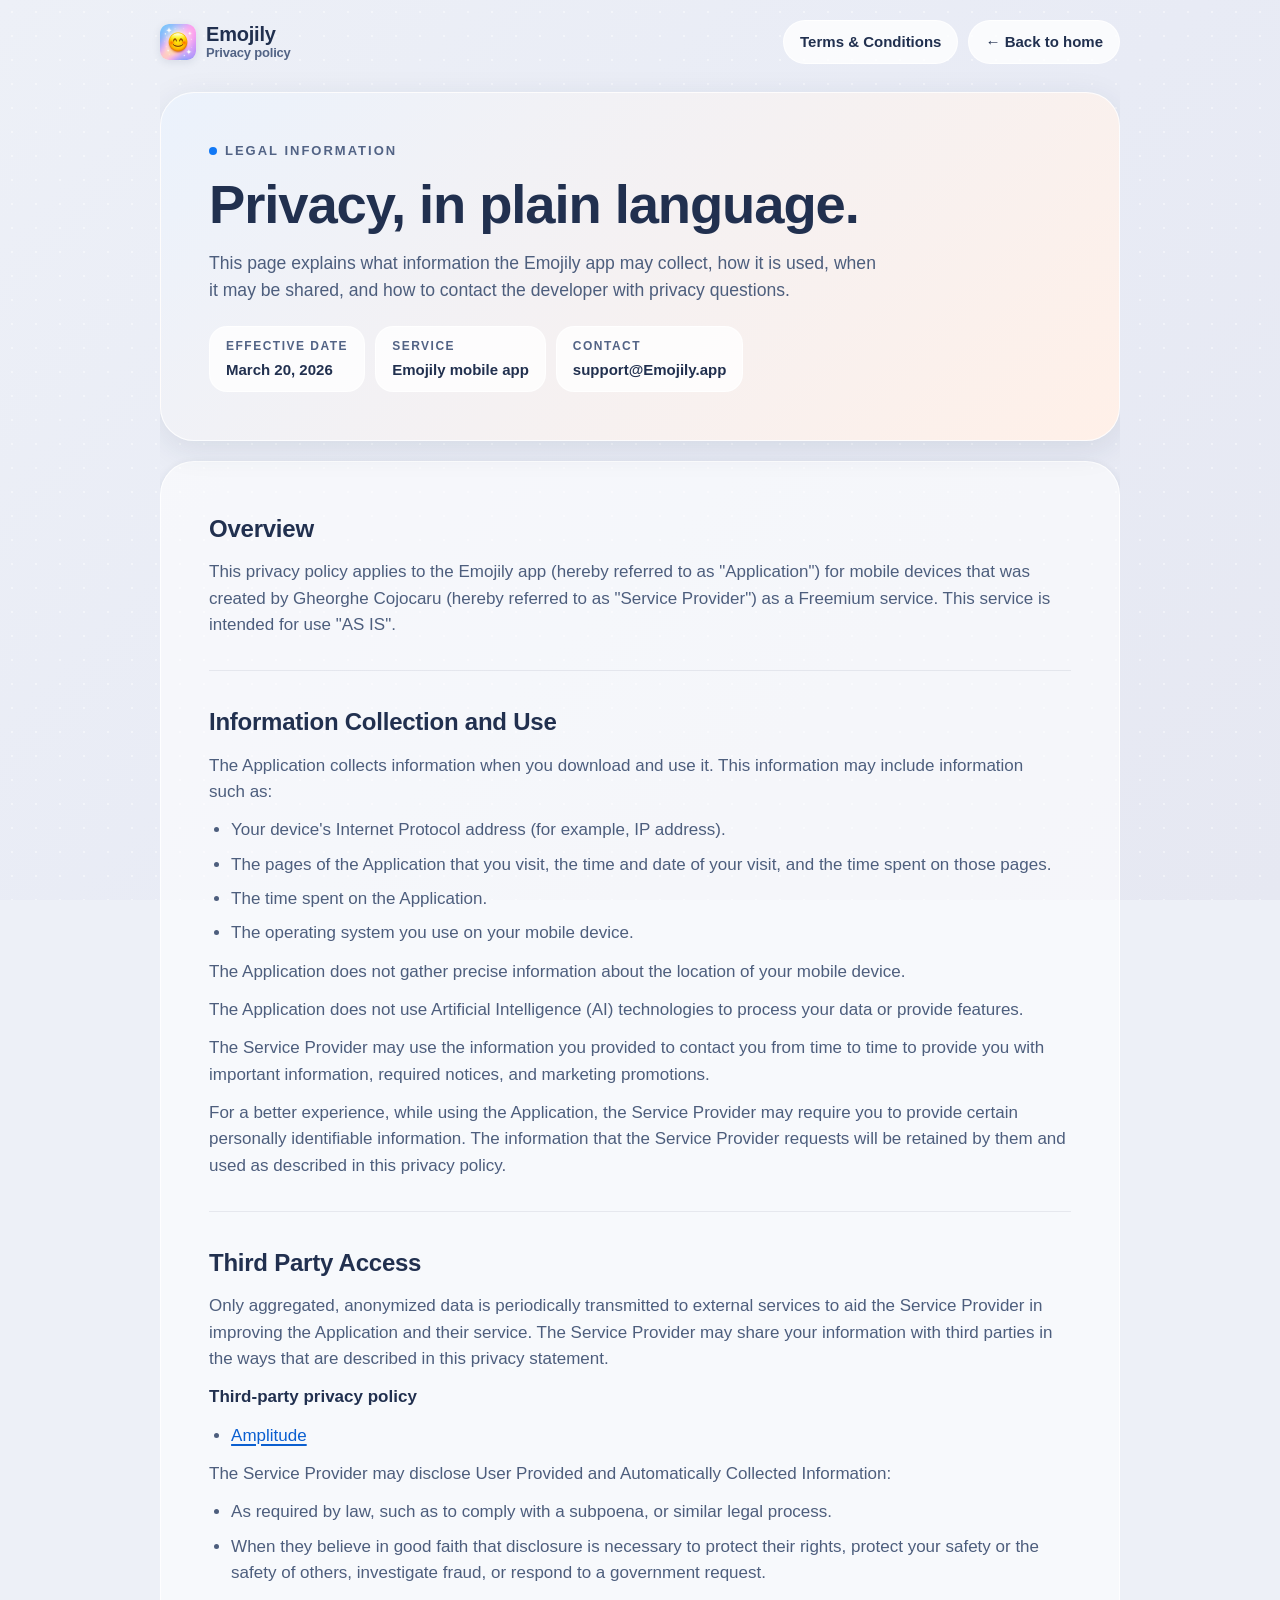
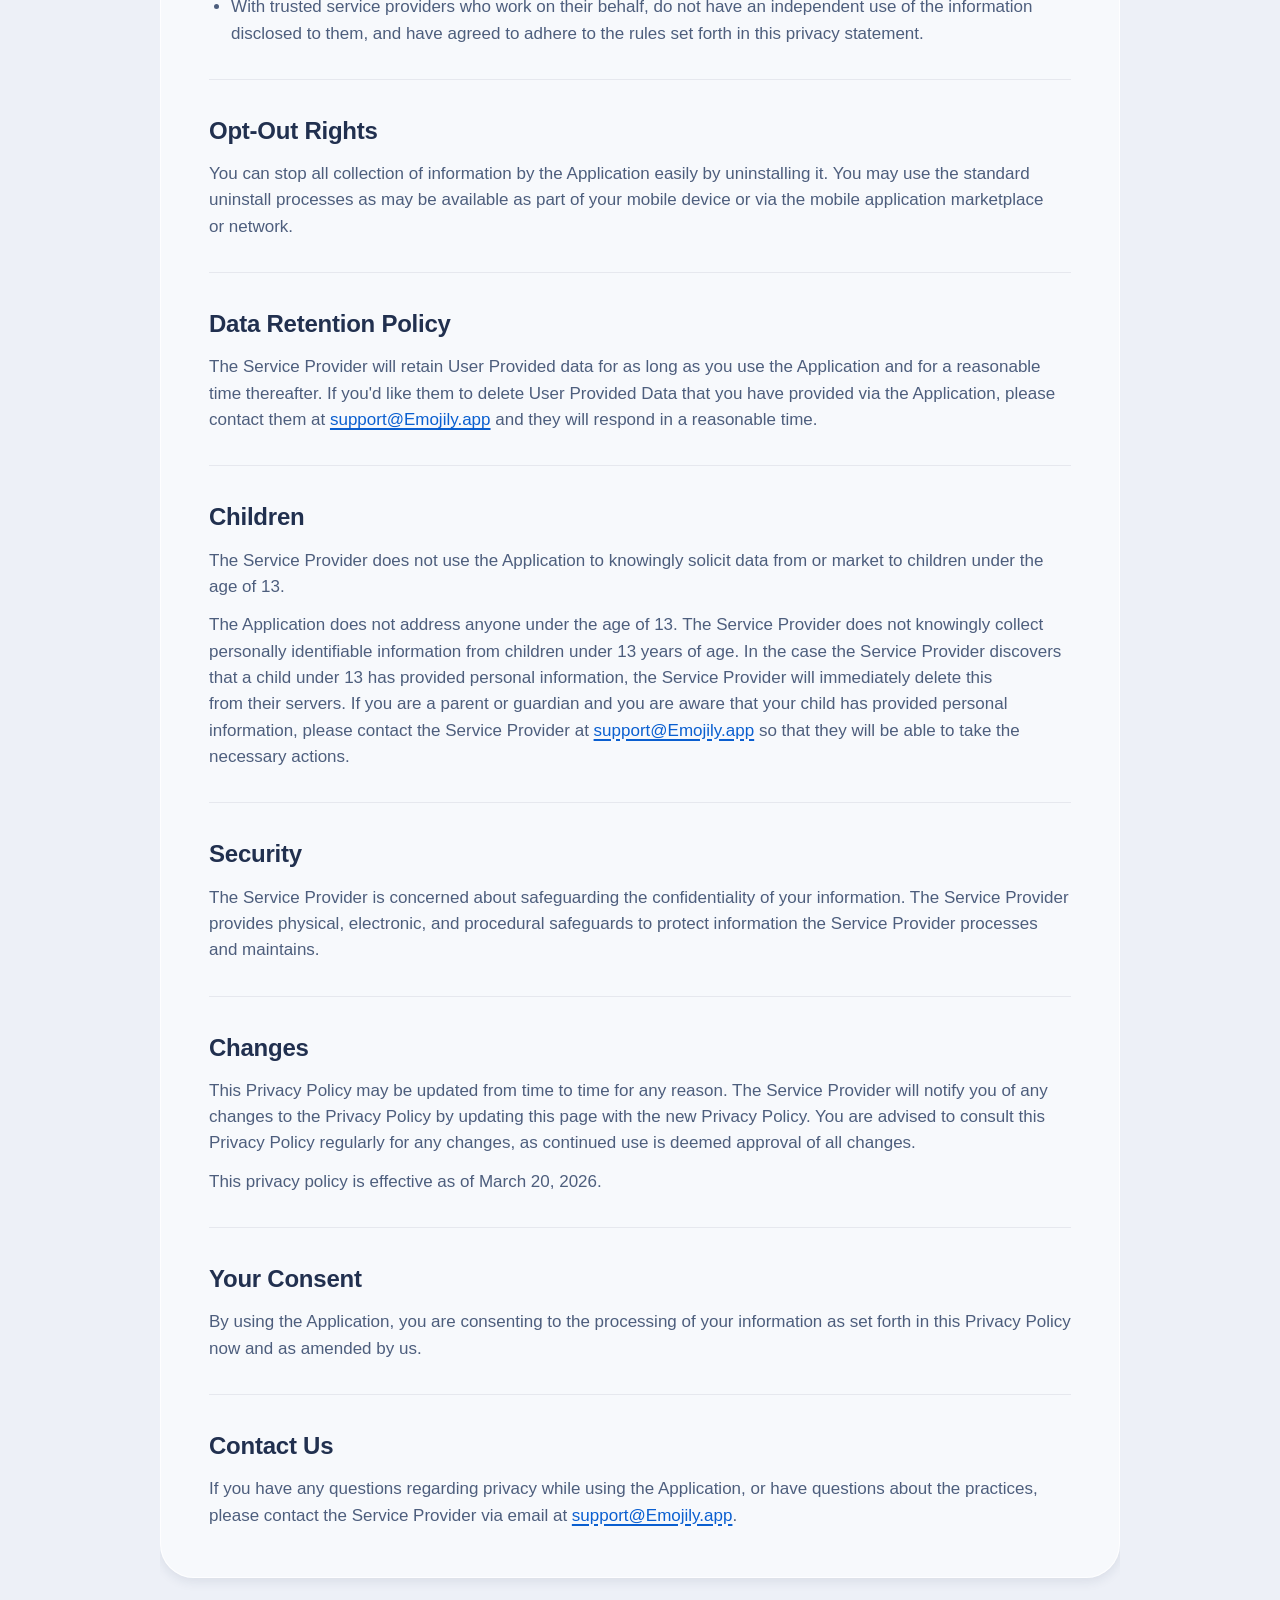
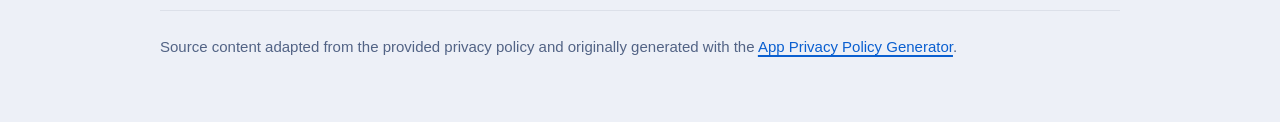
<file: privacy-policy.html>
<!DOCTYPE html>
<html lang="en">
<head>
    <meta charset="UTF-8">
    <meta name="viewport" content="width=device-width, initial-scale=1.0">
    <title>Emojily Privacy Policy</title>
    <meta name="description" content="Read the Emojily privacy policy, including what information the app collects, how it is used, and how to contact support.">
    <link rel="icon" type="image/png" sizes="32x32" href="./favicon-32.png">
    <link rel="apple-touch-icon" sizes="180x180" href="./apple-touch-icon.png">
    <meta name="theme-color" content="#edf0f7" media="(prefers-color-scheme: light)">
    <meta name="theme-color" content="#141721" media="(prefers-color-scheme: dark)">
    <meta name="color-scheme" content="light dark">
    <link rel="stylesheet" href="./site.css">
</head>
<body>
    <div class="page-shell">
        <header class="topbar">
            <a class="brand" href="./index.html" aria-label="Emojily home">
                <img class="brand-mark" src="./img/icon-256.png" alt="" width="40" height="40">
                <span class="brand-copy">
                    <strong>Emojily</strong>
                    <span>Privacy policy</span>
                </span>
            </a>

            <div class="topbar-actions">
                <a class="back-link" href="./terms-and-conditions.html">Terms &amp; Conditions</a>
                <a class="back-link" href="./index.html">← Back to home</a>
            </div>
        </header>

        <main>
            <section class="hero">
                <div class="hero-card">
                    <div class="eyebrow">
                        <span class="eyebrow-dot"></span>
                        Legal information
                    </div>
                    <h1>Privacy, in plain language.</h1>
                    <p class="hero-copy">
                        This page explains what information the Emojily app may collect, how it is used, when it may be shared,
                        and how to contact the developer with privacy questions.
                    </p>

                    <div class="hero-highlights">
                        <div class="highlight-chip">
                            <span>Effective date</span>
                            <strong>March 20, 2026</strong>
                        </div>
                        <div class="highlight-chip">
                            <span>Service</span>
                            <strong>Emojily mobile app</strong>
                        </div>
                        <div class="highlight-chip">
                            <span>Contact</span>
                            <strong>support@Emojily.app</strong>
                        </div>
                    </div>
                </div>
            </section>

            <article class="policy-card">
                <div class="policy-grid">
                    <section class="policy-section">
                        <h2>Overview</h2>
                        <p>
                            This privacy policy applies to the Emojily app (hereby referred to as "Application") for mobile devices
                            that was created by Gheorghe Cojocaru (hereby referred to as "Service Provider") as a Freemium service.
                            This service is intended for use "AS IS".
                        </p>
                    </section>

                    <section class="policy-section">
                        <h2>Information Collection and Use</h2>
                        <p>The Application collects information when you download and use it. This information may include information such as:</p>
                        <ul>
                            <li>Your device's Internet Protocol address (for example, IP address).</li>
                            <li>The pages of the Application that you visit, the time and date of your visit, and the time spent on those pages.</li>
                            <li>The time spent on the Application.</li>
                            <li>The operating system you use on your mobile device.</li>
                        </ul>
                        <p>The Application does not gather precise information about the location of your mobile device.</p>
                        <p>The Application does not use Artificial Intelligence (AI) technologies to process your data or provide features.</p>
                        <p>
                            The Service Provider may use the information you provided to contact you from time to time to provide you
                            with important information, required notices, and marketing promotions.
                        </p>
                        <p>
                            For a better experience, while using the Application, the Service Provider may require you to provide
                            certain personally identifiable information. The information that the Service Provider requests will be
                            retained by them and used as described in this privacy policy.
                        </p>
                    </section>

                    <section class="policy-section">
                        <h2>Third Party Access</h2>
                        <p>
                            Only aggregated, anonymized data is periodically transmitted to external services to aid the Service
                            Provider in improving the Application and their service. The Service Provider may share your information
                            with third parties in the ways that are described in this privacy statement.
                        </p>
                        <p class="subheading">Third-party privacy policy</p>
                        <ul>
                            <li>
                                <a href="https://amplitude.com/privacy" target="_blank" rel="noopener noreferrer">Amplitude</a>
                            </li>
                        </ul>
                        <p>The Service Provider may disclose User Provided and Automatically Collected Information:</p>
                        <ul>
                            <li>As required by law, such as to comply with a subpoena, or similar legal process.</li>
                            <li>When they believe in good faith that disclosure is necessary to protect their rights, protect your safety or the safety of others, investigate fraud, or respond to a government request.</li>
                            <li>With trusted service providers who work on their behalf, do not have an independent use of the information disclosed to them, and have agreed to adhere to the rules set forth in this privacy statement.</li>
                        </ul>
                    </section>

                    <section class="policy-section">
                        <h2>Opt-Out Rights</h2>
                        <p>
                            You can stop all collection of information by the Application easily by uninstalling it. You may use the
                            standard uninstall processes as may be available as part of your mobile device or via the mobile application
                            marketplace or network.
                        </p>
                    </section>

                    <section class="policy-section">
                        <h2>Data Retention Policy</h2>
                        <p>
                            The Service Provider will retain User Provided data for as long as you use the Application and for a
                            reasonable time thereafter. If you'd like them to delete User Provided Data that you have provided via the
                            Application, please contact them at <a href="mailto:support@Emojily.app">support@Emojily.app</a> and they will respond in a reasonable time.
                        </p>
                    </section>

                    <section class="policy-section">
                        <h2>Children</h2>
                        <p>The Service Provider does not use the Application to knowingly solicit data from or market to children under the age of 13.</p>
                        <p>
                            The Application does not address anyone under the age of 13. The Service Provider does not knowingly collect
                            personally identifiable information from children under 13 years of age. In the case the Service Provider
                            discovers that a child under 13 has provided personal information, the Service Provider will immediately
                            delete this from their servers. If you are a parent or guardian and you are aware that your child has
                            provided personal information, please contact the Service Provider at
                            <a href="mailto:support@Emojily.app">support@Emojily.app</a> so that they will be able to take the necessary actions.
                        </p>
                    </section>

                    <section class="policy-section">
                        <h2>Security</h2>
                        <p>
                            The Service Provider is concerned about safeguarding the confidentiality of your information. The Service
                            Provider provides physical, electronic, and procedural safeguards to protect information the Service Provider
                            processes and maintains.
                        </p>
                    </section>

                    <section class="policy-section">
                        <h2>Changes</h2>
                        <p>
                            This Privacy Policy may be updated from time to time for any reason. The Service Provider will notify you of
                            any changes to the Privacy Policy by updating this page with the new Privacy Policy. You are advised to
                            consult this Privacy Policy regularly for any changes, as continued use is deemed approval of all changes.
                        </p>
                        <p>This privacy policy is effective as of March 20, 2026.</p>
                    </section>

                    <section class="policy-section">
                        <h2>Your Consent</h2>
                        <p>
                            By using the Application, you are consenting to the processing of your information as set forth in this
                            Privacy Policy now and as amended by us.
                        </p>
                    </section>

                    <section class="policy-section">
                        <h2>Contact Us</h2>
                        <p>
                            If you have any questions regarding privacy while using the Application, or have questions about the
                            practices, please contact the Service Provider via email at
                            <a href="mailto:support@Emojily.app">support@Emojily.app</a>.
                        </p>
                    </section>
                </div>
            </article>

            <p class="footer-note">
                Source content adapted from the provided privacy policy and originally generated with the
                <a href="https://app-privacy-policy-generator.nisrulz.com/" target="_blank" rel="noopener noreferrer">App Privacy Policy Generator</a>.
            </p>
        </main>
    </div>

</body>
</html>
</file>
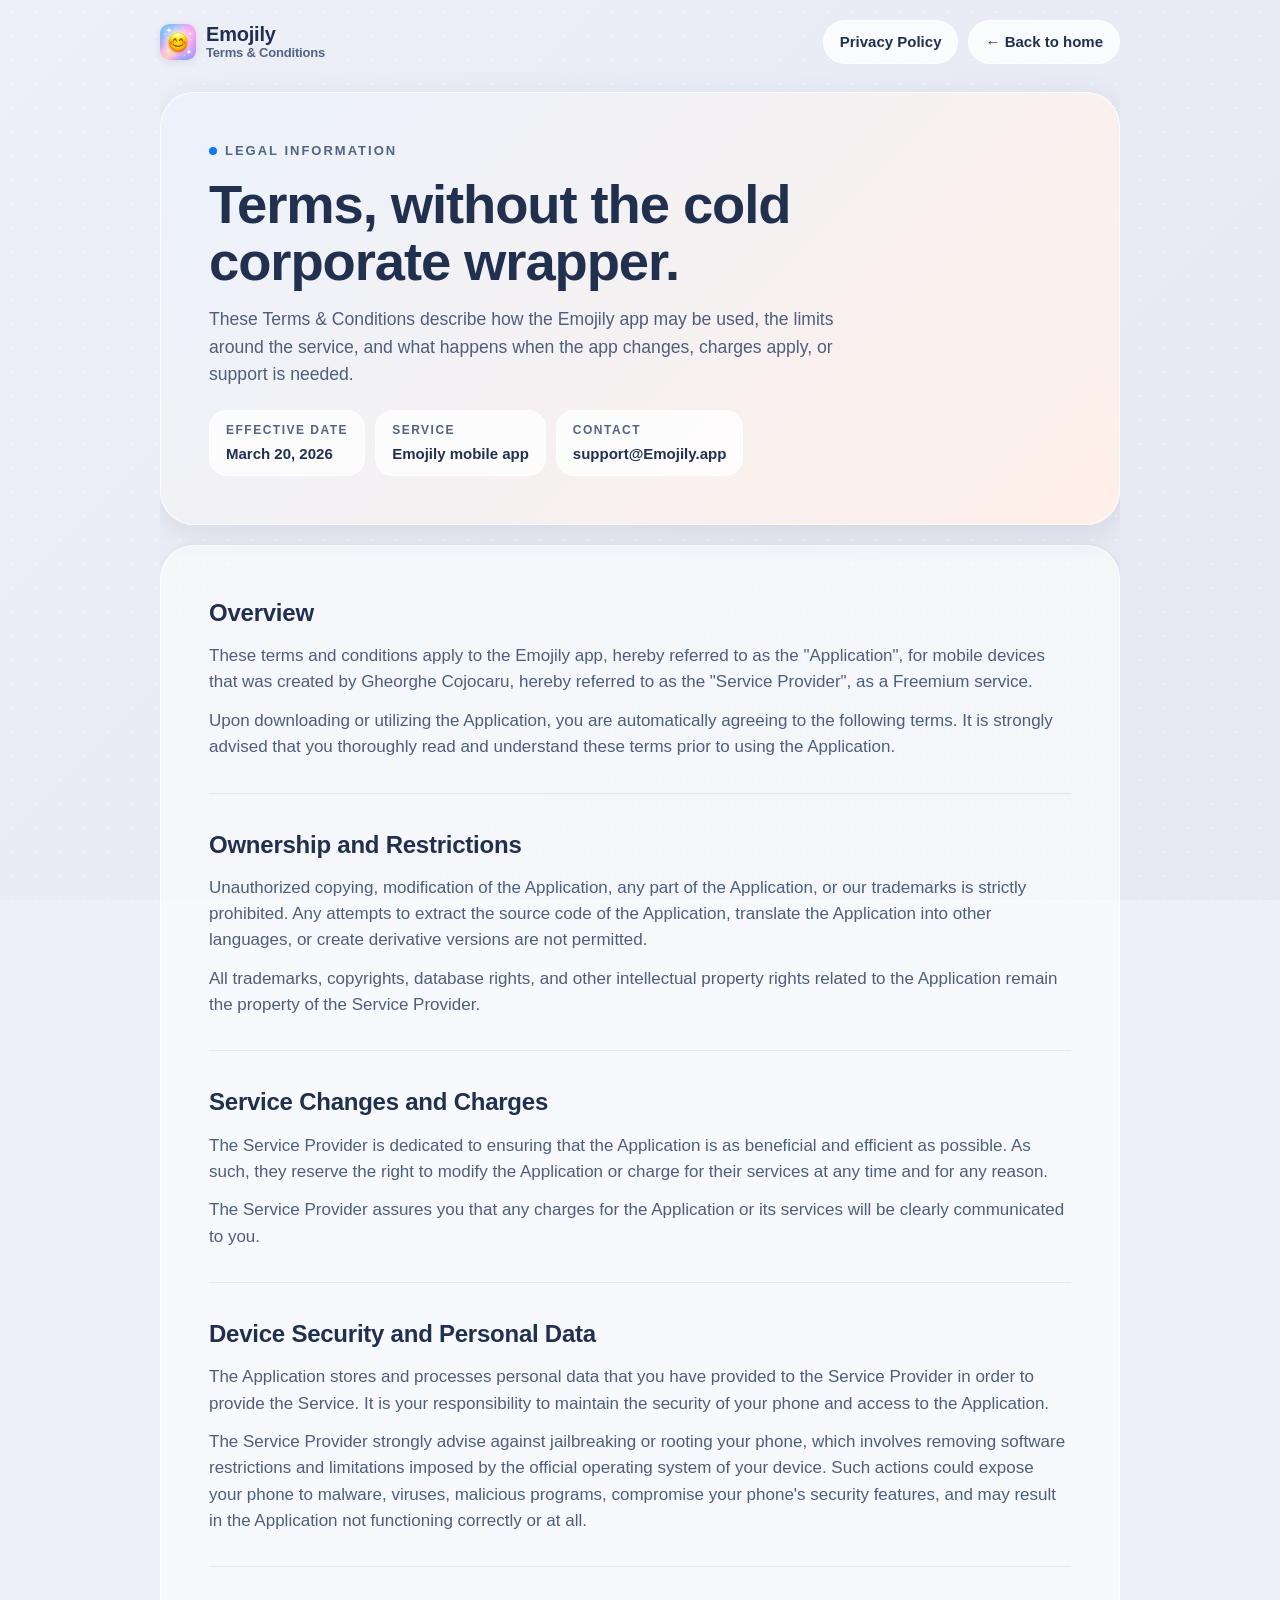
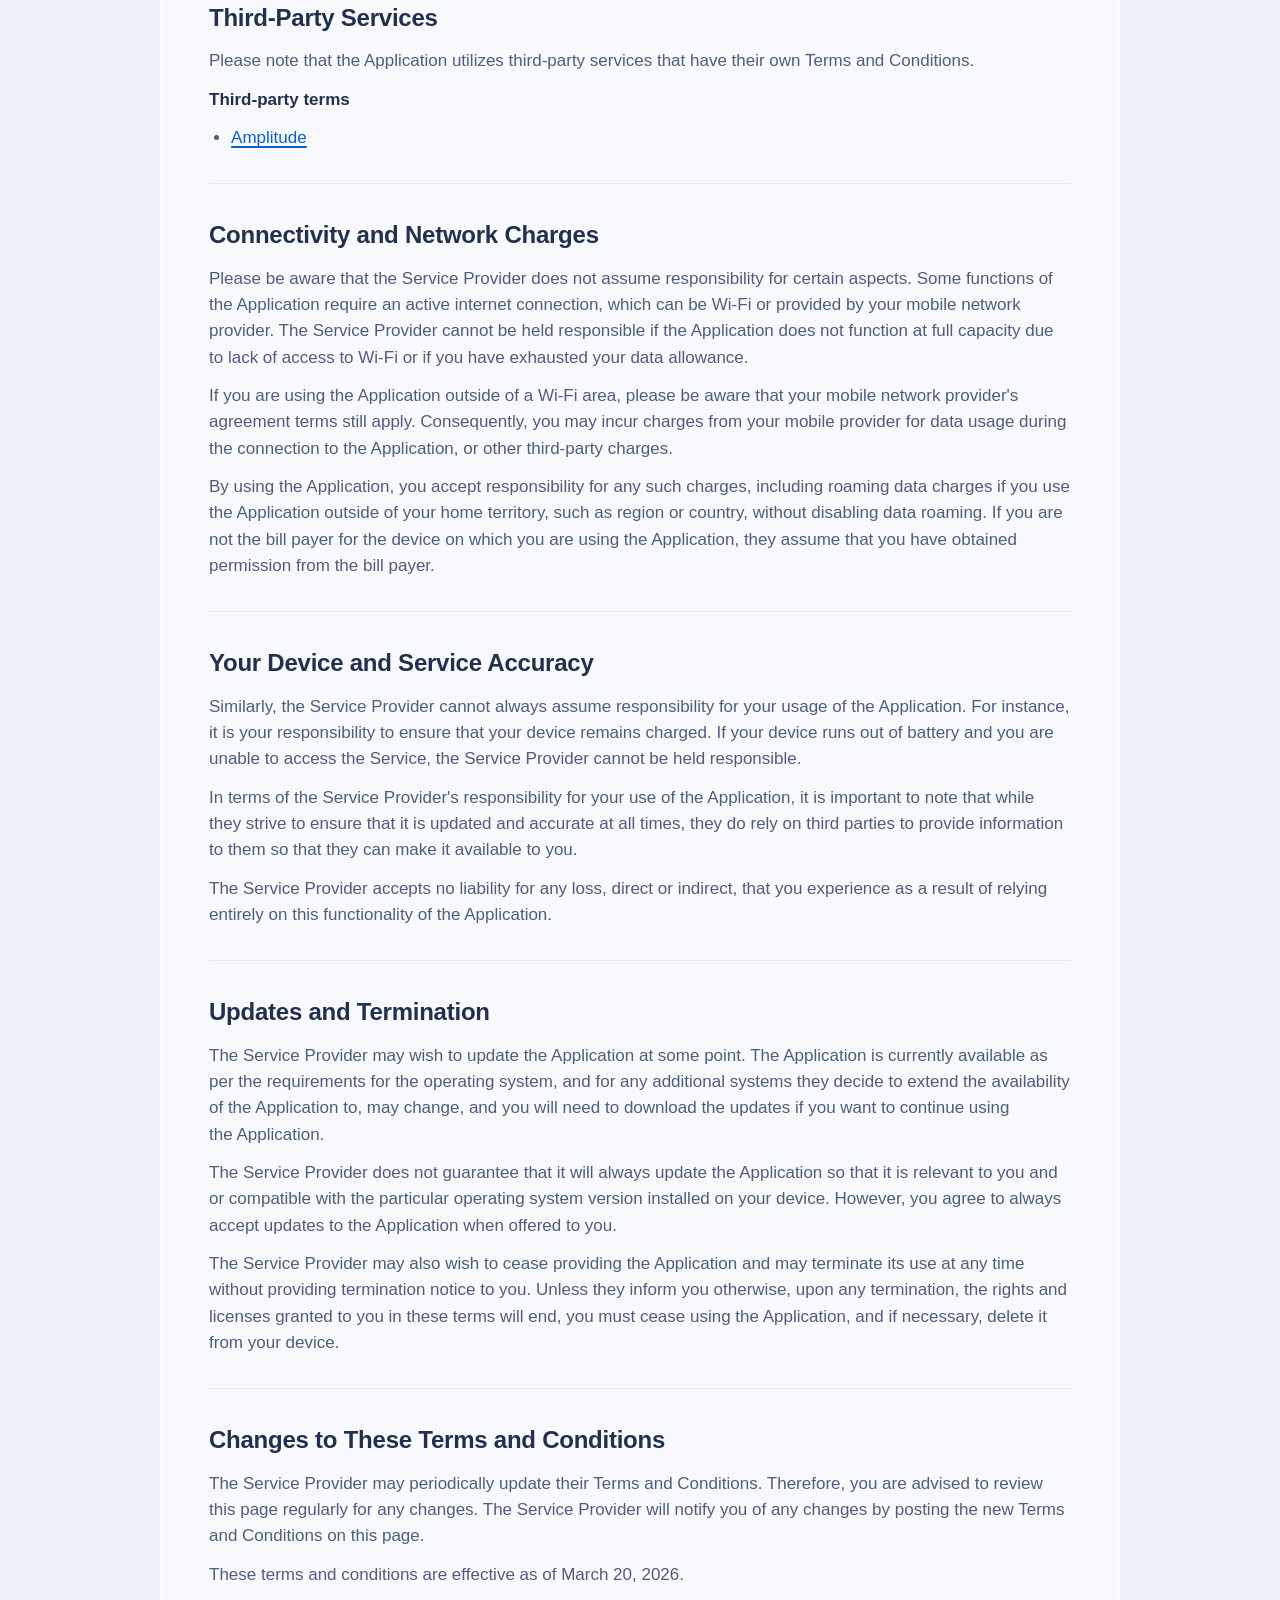
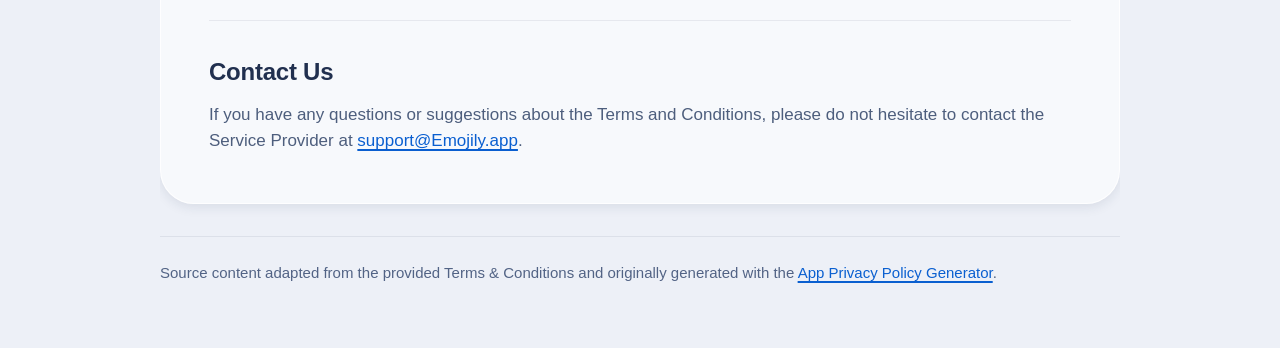
<file: terms-and-conditions.html>
<!DOCTYPE html>
<html lang="en">
<head>
    <meta charset="UTF-8">
    <meta name="viewport" content="width=device-width, initial-scale=1.0">
    <title>Emojily Terms &amp; Conditions</title>
    <meta name="description" content="Read the Emojily Terms and Conditions, including permitted use, third-party services, updates, and contact information.">
    <link rel="icon" type="image/png" sizes="32x32" href="./favicon-32.png">
    <link rel="apple-touch-icon" sizes="180x180" href="./apple-touch-icon.png">
    <meta name="theme-color" content="#edf0f7" media="(prefers-color-scheme: light)">
    <meta name="theme-color" content="#141721" media="(prefers-color-scheme: dark)">
    <meta name="color-scheme" content="light dark">
    <link rel="stylesheet" href="./site.css">
</head>
<body>
    <div class="page-shell">
        <header class="topbar">
            <a class="brand" href="./index.html" aria-label="Emojily home">
                <img class="brand-mark" src="./img/icon-256.png" alt="" width="40" height="40">
                <span class="brand-copy">
                    <strong>Emojily</strong>
                    <span>Terms &amp; Conditions</span>
                </span>
            </a>

            <div class="topbar-actions">
                <a class="back-link" href="./privacy-policy.html">Privacy Policy</a>
                <a class="back-link" href="./index.html">← Back to home</a>
            </div>
        </header>

        <main>
            <section class="hero">
                <div class="hero-card">
                    <div class="eyebrow">
                        <span class="eyebrow-dot"></span>
                        Legal information
                    </div>
                    <h1>Terms, without the cold corporate wrapper.</h1>
                    <p class="hero-copy">
                        These Terms &amp; Conditions describe how the Emojily app may be used, the limits around the
                        service, and what happens when the app changes, charges apply, or support is needed.
                    </p>

                    <div class="hero-highlights">
                        <div class="highlight-chip">
                            <span>Effective date</span>
                            <strong>March 20, 2026</strong>
                        </div>
                        <div class="highlight-chip">
                            <span>Service</span>
                            <strong>Emojily mobile app</strong>
                        </div>
                        <div class="highlight-chip">
                            <span>Contact</span>
                            <strong>support@Emojily.app</strong>
                        </div>
                    </div>
                </div>
            </section>

            <article class="policy-card">
                <div class="policy-grid">
                    <section class="policy-section">
                        <h2>Overview</h2>
                        <p>
                            These terms and conditions apply to the Emojily app, hereby referred to as the
                            &quot;Application&quot;, for mobile devices that was created by Gheorghe Cojocaru, hereby
                            referred to as the &quot;Service Provider&quot;, as a Freemium service.
                        </p>
                        <p>
                            Upon downloading or utilizing the Application, you are automatically agreeing to the
                            following terms. It is strongly advised that you thoroughly read and understand these terms
                            prior to using the Application.
                        </p>
                    </section>

                    <section class="policy-section">
                        <h2>Ownership and Restrictions</h2>
                        <p>
                            Unauthorized copying, modification of the Application, any part of the Application, or our
                            trademarks is strictly prohibited. Any attempts to extract the source code of the
                            Application, translate the Application into other languages, or create derivative versions
                            are not permitted.
                        </p>
                        <p>
                            All trademarks, copyrights, database rights, and other intellectual property rights related
                            to the Application remain the property of the Service Provider.
                        </p>
                    </section>

                    <section class="policy-section">
                        <h2>Service Changes and Charges</h2>
                        <p>
                            The Service Provider is dedicated to ensuring that the Application is as beneficial and
                            efficient as possible. As such, they reserve the right to modify the Application or charge
                            for their services at any time and for any reason.
                        </p>
                        <p>
                            The Service Provider assures you that any charges for the Application or its services will
                            be clearly communicated to you.
                        </p>
                    </section>

                    <section class="policy-section">
                        <h2>Device Security and Personal Data</h2>
                        <p>
                            The Application stores and processes personal data that you have provided to the Service
                            Provider in order to provide the Service. It is your responsibility to maintain the
                            security of your phone and access to the Application.
                        </p>
                        <p>
                            The Service Provider strongly advise against jailbreaking or rooting your phone, which
                            involves removing software restrictions and limitations imposed by the official operating
                            system of your device. Such actions could expose your phone to malware, viruses, malicious
                            programs, compromise your phone&apos;s security features, and may result in the Application
                            not functioning correctly or at all.
                        </p>
                    </section>

                    <section class="policy-section">
                        <h2>Third-Party Services</h2>
                        <p>
                            Please note that the Application utilizes third-party services that have their own Terms
                            and Conditions.
                        </p>
                        <p class="subheading">Third-party terms</p>
                        <ul>
                            <li>
                                <a href="https://amplitude.com/terms" target="_blank" rel="noopener noreferrer">Amplitude</a>
                            </li>
                        </ul>
                    </section>

                    <section class="policy-section">
                        <h2>Connectivity and Network Charges</h2>
                        <p>
                            Please be aware that the Service Provider does not assume responsibility for certain
                            aspects. Some functions of the Application require an active internet connection, which can
                            be Wi-Fi or provided by your mobile network provider. The Service Provider cannot be held
                            responsible if the Application does not function at full capacity due to lack of access to
                            Wi-Fi or if you have exhausted your data allowance.
                        </p>
                        <p>
                            If you are using the Application outside of a Wi-Fi area, please be aware that your mobile
                            network provider&apos;s agreement terms still apply. Consequently, you may incur charges
                            from your mobile provider for data usage during the connection to the Application, or other
                            third-party charges.
                        </p>
                        <p>
                            By using the Application, you accept responsibility for any such charges, including roaming
                            data charges if you use the Application outside of your home territory, such as region or
                            country, without disabling data roaming. If you are not the bill payer for the device on
                            which you are using the Application, they assume that you have obtained permission from the
                            bill payer.
                        </p>
                    </section>

                    <section class="policy-section">
                        <h2>Your Device and Service Accuracy</h2>
                        <p>
                            Similarly, the Service Provider cannot always assume responsibility for your usage of the
                            Application. For instance, it is your responsibility to ensure that your device remains
                            charged. If your device runs out of battery and you are unable to access the Service, the
                            Service Provider cannot be held responsible.
                        </p>
                        <p>
                            In terms of the Service Provider&apos;s responsibility for your use of the Application, it is
                            important to note that while they strive to ensure that it is updated and accurate at all
                            times, they do rely on third parties to provide information to them so that they can make
                            it available to you.
                        </p>
                        <p>
                            The Service Provider accepts no liability for any loss, direct or indirect, that you
                            experience as a result of relying entirely on this functionality of the Application.
                        </p>
                    </section>

                    <section class="policy-section">
                        <h2>Updates and Termination</h2>
                        <p>
                            The Service Provider may wish to update the Application at some point. The Application is
                            currently available as per the requirements for the operating system, and for any
                            additional systems they decide to extend the availability of the Application to, may
                            change, and you will need to download the updates if you want to continue using the
                            Application.
                        </p>
                        <p>
                            The Service Provider does not guarantee that it will always update the Application so that
                            it is relevant to you and or compatible with the particular operating system version
                            installed on your device. However, you agree to always accept updates to the Application
                            when offered to you.
                        </p>
                        <p>
                            The Service Provider may also wish to cease providing the Application and may terminate its
                            use at any time without providing termination notice to you. Unless they inform you
                            otherwise, upon any termination, the rights and licenses granted to you in these terms will
                            end, you must cease using the Application, and if necessary, delete it from your device.
                        </p>
                    </section>

                    <section class="policy-section">
                        <h2>Changes to These Terms and Conditions</h2>
                        <p>
                            The Service Provider may periodically update their Terms and Conditions. Therefore, you are
                            advised to review this page regularly for any changes. The Service Provider will notify you
                            of any changes by posting the new Terms and Conditions on this page.
                        </p>
                        <p>These terms and conditions are effective as of March 20, 2026.</p>
                    </section>

                    <section class="policy-section">
                        <h2>Contact Us</h2>
                        <p>
                            If you have any questions or suggestions about the Terms and Conditions, please do not
                            hesitate to contact the Service Provider at
                            <a href="mailto:support@Emojily.app">support@Emojily.app</a>.
                        </p>
                    </section>
                </div>
            </article>

            <p class="footer-note">
                Source content adapted from the provided Terms &amp; Conditions and originally generated with the
                <a href="https://app-privacy-policy-generator.nisrulz.com/" target="_blank" rel="noopener noreferrer">App Privacy Policy Generator</a>.
            </p>
        </main>
    </div>

</body>
</html>
</file>
<file: site.css>
/* emojily.app — the app's design language on the web.
 *
 * The tokens are the app's own: AppTheme.swift for the ground, surfaces, text
 * and accent, QuadrantStyle.swift for the four mood colours. The look follows
 * the app too — glass cards on a dotted gradient, the mood the loudest thing on
 * them, Avenir Next. Shared by the landing page and the legal pages.
 */

:root {
    color-scheme: light dark;

    --bg-1: #edf0f7;
    --bg-2: #e8ebf5;
    --bg-3: #e6e8f2;
    --dot: rgba(255, 255, 255, 0.42);

    --surface: rgba(255, 255, 255, 0.58);
    --surface-strong: rgba(255, 255, 255, 0.78);
    --stroke: rgba(255, 255, 255, 0.82);
    --hairline: rgba(33, 48, 79, 0.08);
    --shadow: rgba(33, 48, 79, 0.1);
    --shadow-strong: rgba(33, 48, 79, 0.22);

    --text: #21304f;
    --text-2: #4d5e7d;
    --muted: #526385;

    --accent: #1278f5;
    --accent-pressed: #085ccf;
    --accent-soft: #b3d1fa;
    --accent-ink: #0a4fae;
    --link: #0a5fd0;
    --float-bg: rgba(255, 255, 255, 0.9);

    --card-a: #ebf2fc;
    --card-b: #fff0e8;

    --excited: #fab833;
    --calm: #4db887;
    --sad: #666bf0;
    --stressed: #e65966;
    --excited-ink: #b86a06;
    --calm-ink: #2a7d5a;
    --sad-ink: #4a4dcc;
    --stressed-ink: #c23b4a;

    --nav-bg: rgba(237, 240, 247, 0.74);
    --bezel: #111318;
    --bezel-edge: #cfd3dd;

    --font: "Avenir Next", "Avenir", -apple-system, BlinkMacSystemFont, "Segoe UI", Roboto, "Helvetica Neue", Arial, sans-serif;
    --maxw: 1160px;
    --gutter: 20px;
    --radius-hero: 34px;
    --radius-card: 26px;
    --radius-tile: 18px;
}

@media (prefers-color-scheme: dark) {
    :root {
        --bg-1: #141721;
        --bg-2: #12141f;
        --bg-3: #0f121c;
        --dot: rgba(255, 255, 255, 0.05);

        --surface: rgba(255, 255, 255, 0.07);
        --surface-strong: rgba(255, 255, 255, 0.11);
        --stroke: rgba(255, 255, 255, 0.14);
        --hairline: rgba(255, 255, 255, 0.08);
        --shadow: rgba(0, 0, 0, 0.4);
        --shadow-strong: rgba(0, 0, 0, 0.55);

        --text: #edf0f7;
        --text-2: #b3bdd1;
        --muted: #8e9ab1;

        --accent-soft: #1a2e57;
        --accent-ink: #9cc5ff;
        --link: #7ab4ff;
        --float-bg: rgba(30, 34, 46, 0.92);

        --card-a: #1a2433;
        --card-b: #291f1a;

        --excited-ink: #fac555;
        --calm-ink: #6fd0a3;
        --sad-ink: #9a9dff;
        --stressed-ink: #f58792;

        --nav-bg: rgba(20, 23, 33, 0.74);
        --bezel-edge: #2c313c;
    }
}

/* ─── Base ──────────────────────────────────────────────────────────────── */

*,
*::before,
*::after {
    box-sizing: border-box;
}

html {
    -webkit-text-size-adjust: 100%;
    scroll-behavior: smooth;
    scroll-padding-top: 84px;
}

body {
    margin: 0;
    min-height: 100vh;
    font-family: var(--font);
    font-weight: 500;
    font-size: 17px;
    line-height: 1.55;
    color: var(--text);
    background: var(--bg-1);
    -webkit-font-smoothing: antialiased;
    /* Mood light spills past the edges on purpose; clip it without making a scroller. */
    overflow-x: hidden;
    overflow-x: clip;
}

/* The app's ground: a diagonal gradient under a grid of small white dots. */
body::before {
    content: "";
    position: fixed;
    inset: 0;
    z-index: -2;
    background:
        radial-gradient(circle, var(--dot) 1px, transparent 1.6px) 0 0 / 24px 24px,
        linear-gradient(135deg, var(--bg-1), var(--bg-2) 55%, var(--bg-3));
}

/* The page's sections let their mood light spill past their own boxes, and
   main keeps it inside the window: clipped sideways only, so it still fades
   out softly above and below. */
main {
    overflow-x: hidden;
    overflow-x: clip;
}

img {
    max-width: 100%;
    display: block;
}

a {
    color: var(--link);
    text-decoration-thickness: 1.5px;
    text-underline-offset: 3px;
}

h1,
h2,
h3 {
    margin: 0;
    color: var(--text);
    font-weight: 800;
    letter-spacing: -0.02em;
    text-wrap: balance;
}

p {
    margin: 0;
    text-wrap: pretty;
}

:focus-visible {
    outline: 3px solid var(--accent);
    outline-offset: 3px;
    border-radius: 10px;
}

.visually-hidden {
    position: absolute;
    width: 1px;
    height: 1px;
    overflow: hidden;
    clip: rect(0 0 0 0);
    white-space: nowrap;
}

.skip-link {
    position: absolute;
    left: 16px;
    top: -60px;
    z-index: 100;
    padding: 10px 16px;
    border-radius: 999px;
    background: var(--accent);
    color: #fff;
    font-weight: 700;
    text-decoration: none;
}

.skip-link:focus {
    top: 12px;
}

.wrap {
    width: min(var(--maxw), 100% - 2 * var(--gutter));
    margin-inline: auto;
}

/* ─── Type ──────────────────────────────────────────────────────────────── */

/* AppSectionTitle: uppercased, tracked out, muted, small. */
.eyebrow {
    display: inline-block;
    font-size: 13px;
    font-weight: 700;
    letter-spacing: 2px;
    text-transform: uppercase;
    color: var(--muted);
}

.display {
    font-size: clamp(3rem, 1.7rem + 5.4vw, 5.6rem);
    line-height: 0.98;
    letter-spacing: -0.03em;
}

.section-title {
    font-size: clamp(2.1rem, 1.4rem + 2.8vw, 3.4rem);
    line-height: 1.04;
}

.lead {
    font-size: clamp(1.08rem, 1rem + 0.45vw, 1.3rem);
    line-height: 1.55;
    color: var(--text-2);
}

/* The release notes' version: heavy type in a gradient ink, the app speaking for itself. */
.gradient-ink {
    background: linear-gradient(100deg, var(--accent) 10%, var(--sad) 90%);
    -webkit-background-clip: text;
    background-clip: text;
    color: transparent;
}

/* ─── Surfaces ──────────────────────────────────────────────────────────── */

/* AppSurfaceCard: a flat translucent surface, a hairline stroke, a small shadow. */
.card {
    background: var(--surface);
    border: 1px solid var(--stroke);
    border-radius: var(--radius-card);
    box-shadow: 0 3px 12px var(--shadow);
    -webkit-backdrop-filter: blur(18px) saturate(1.3);
    backdrop-filter: blur(18px) saturate(1.3);
}

/* The mood hero's richer fill: the card gradient, blue into peach. */
.card-hero {
    background: linear-gradient(135deg, var(--card-a), var(--card-b));
    border: 1px solid var(--stroke);
    border-radius: var(--radius-hero);
    box-shadow: 0 8px 32px var(--shadow);
}

/* A tile for something with a colour: the surface, a 14 % wash of the mood and a 55 % stroke of it. */
.tile {
    --mood: var(--accent);
    width: 56px;
    height: 56px;
    flex: none;
    display: grid;
    place-items: center;
    font-size: 30px;
    line-height: 1;
    border-radius: var(--radius-tile);
    background:
        linear-gradient(color-mix(in srgb, var(--mood) 14%, transparent), color-mix(in srgb, var(--mood) 14%, transparent)),
        var(--surface-strong);
    border: 1px solid color-mix(in srgb, var(--mood) 55%, transparent);
}

.mood-excited { --mood: var(--excited); }
.mood-calm { --mood: var(--calm); }
.mood-sad { --mood: var(--sad); }
.mood-stressed { --mood: var(--stressed); }

/* Chips for facts: accent ink on accentSoft. */
.chip {
    display: inline-flex;
    align-items: center;
    gap: 8px;
    padding: 7px 14px;
    border-radius: 999px;
    background: var(--accent-soft);
    color: var(--accent-ink);
    font-size: 14px;
    font-weight: 700;
    line-height: 1.3;
}

/* PremiumBadge: the one PREMIUM capsule. */
.premium-badge {
    display: inline-block;
    padding: 4px 10px;
    border-radius: 999px;
    background: color-mix(in srgb, var(--accent-soft) 60%, transparent);
    border: 1px solid color-mix(in srgb, var(--accent) 24%, transparent);
    color: var(--accent-ink);
    font-size: 11px;
    font-weight: 700;
    letter-spacing: 1px;
    vertical-align: middle;
}

/* ─── Buttons ───────────────────────────────────────────────────────────── */

.btn {
    display: inline-flex;
    align-items: center;
    justify-content: center;
    gap: 8px;
    min-height: 48px;
    padding: 0 22px;
    border-radius: 999px;
    font: inherit;
    font-weight: 700;
    font-size: 16px;
    text-decoration: none;
    white-space: nowrap;
    transition: background-color 0.2s ease, transform 0.2s ease, box-shadow 0.2s ease;
}

.btn-primary {
    background: var(--accent);
    color: #fff;
    box-shadow: 0 8px 20px color-mix(in srgb, var(--accent) 32%, transparent);
}

.btn-primary:hover {
    background: var(--accent-pressed);
}

.btn-ghost {
    background: var(--surface-strong);
    color: var(--text);
    border: 1px solid var(--stroke);
    box-shadow: 0 3px 12px var(--shadow);
}

.btn-ghost:hover {
    transform: translateY(-1px);
}

.store-badge {
    display: inline-block;
    border-radius: 12px;
    line-height: 0;
    transition: transform 0.2s ease;
}

.store-badge:hover {
    transform: translateY(-2px);
}

.store-badge img {
    height: 56px;
    width: auto;
}

/* ─── Navigation ────────────────────────────────────────────────────────── */

.site-nav {
    position: sticky;
    top: 0;
    z-index: 50;
    background: var(--nav-bg);
    -webkit-backdrop-filter: blur(20px) saturate(1.5);
    backdrop-filter: blur(20px) saturate(1.5);
    border-bottom: 1px solid var(--hairline);
}

.nav-inner {
    display: flex;
    align-items: center;
    gap: 28px;
    min-height: 64px;
}

.brand {
    display: inline-flex;
    align-items: center;
    gap: 10px;
    color: var(--text);
    font-size: 20px;
    font-weight: 800;
    letter-spacing: -0.01em;
    text-decoration: none;
}

.brand img {
    width: 36px;
    height: 36px;
    border-radius: 9px;
    box-shadow: 0 2px 8px var(--shadow);
}

.nav-links {
    display: flex;
    gap: 26px;
    margin: 0 0 0 auto;
    padding: 0;
    list-style: none;
}

.nav-links a {
    color: var(--text-2);
    font-size: 15px;
    font-weight: 600;
    text-decoration: none;
}

.nav-links a:hover {
    color: var(--text);
}

.nav-inner .btn {
    min-height: 40px;
    padding: 0 18px;
    font-size: 15px;
}

@media (max-width: 820px) {
    .nav-links {
        display: none;
    }

    .nav-inner .btn {
        margin-left: auto;
    }
}

/* ─── Phone ─────────────────────────────────────────────────────────────── */

/* The app's own captures in a drawn frame: a dark bezel, the screen inset and rounded. */
.phone {
    --w: 300px;
    position: relative;
    width: var(--w);
    max-width: 100%;
    padding: calc(var(--w) * 0.035);
    border-radius: calc(var(--w) * 0.16);
    background: var(--bezel);
    box-shadow:
        0 0 0 1.5px var(--bezel-edge),
        0 40px 70px -24px var(--shadow-strong),
        0 14px 28px -12px var(--shadow);
}

.phone img {
    width: 100%;
    height: auto;
    border-radius: calc(var(--w) * 0.125);
    background: var(--bg-2);
}

/* ─── Mood light ────────────────────────────────────────────────────────── */

/* MoodAurora: blurred blobs in mood colours, drifting slowly. Not clipped —
   a blur cut off at a box's edge shows the box. */
.aurora {
    position: absolute;
    inset: 0;
    z-index: -1;
    pointer-events: none;
}

.aurora span {
    position: absolute;
    width: var(--size, 420px);
    aspect-ratio: 1;
    border-radius: 50%;
    background: var(--mood);
    filter: blur(80px);
    opacity: 0.38;
    animation: drift 26s ease-in-out infinite alternate;
}

@media (prefers-color-scheme: dark) {
    .aurora span {
        opacity: 0.22;
    }
}

@keyframes drift {
    from { transform: translate(0, 0) scale(1); }
    to { transform: translate(var(--dx, 40px), var(--dy, -30px)) scale(1.08); }
}

@keyframes bob {
    0%, 100% { transform: translateY(0); }
    50% { transform: translateY(-10px); }
}

/* ─── Landing page ──────────────────────────────────────────────────────── */

.section {
    position: relative;
    padding-block: clamp(56px, 7vw, 100px);
}

.section-head {
    display: grid;
    gap: 16px;
    max-width: 720px;
    margin-bottom: clamp(36px, 5vw, 56px);
}

.section-head.center {
    margin-inline: auto;
    text-align: center;
    justify-items: center;
}

/* Hero */

.hero {
    position: relative;
    padding-block: clamp(40px, 6vw, 88px) clamp(56px, 7vw, 104px);
    isolation: isolate;
}

.hero-grid {
    display: grid;
    grid-template-columns: minmax(0, 1.08fr) minmax(0, 0.92fr);
    align-items: center;
    gap: clamp(32px, 5vw, 72px);
}

.hero-text {
    display: grid;
    gap: 24px;
    justify-items: start;
}

.hero-actions {
    display: flex;
    flex-wrap: wrap;
    align-items: center;
    gap: 14px;
    margin-top: 4px;
}

.hero-facts {
    display: flex;
    flex-wrap: wrap;
    gap: 10px 22px;
    margin: 4px 0 0;
    padding: 0;
    list-style: none;
    color: var(--muted);
    font-size: 15px;
    font-weight: 600;
}

.hero-facts li {
    display: inline-flex;
    align-items: center;
    gap: 8px;
}

.hero-facts li::before {
    content: "";
    width: 18px;
    height: 18px;
    border-radius: 50%;
    background:
        url("data:image/svg+xml,%3Csvg xmlns='http://www.w3.org/2000/svg' viewBox='0 0 18 18'%3E%3Cpath d='M5 9.4l2.6 2.6L13 6.6' fill='none' stroke='white' stroke-width='2.2' stroke-linecap='round' stroke-linejoin='round'/%3E%3C/svg%3E") center / 18px no-repeat,
        var(--calm);
}

.hero-visual {
    position: relative;
    display: grid;
    place-items: center;
    min-height: 560px;
}

.hero-visual .phone {
    --w: min(330px, 74vw);
    transform: rotate(2deg);
}

.float {
    position: absolute;
    z-index: 2;
    animation: bob 6s ease-in-out infinite;
}

.float .tile {
    width: 68px;
    height: 68px;
    font-size: 36px;
    border-radius: 22px;
    box-shadow: 0 10px 24px var(--shadow);
    -webkit-backdrop-filter: blur(12px);
    backdrop-filter: blur(12px);
}

.float-1 { top: 6%; left: 4%; animation-delay: -1s; }
.float-2 { top: 18%; right: 0; animation-delay: -3s; }
.float-3 { top: 46%; left: -3%; animation-delay: -4.5s; }
.float-4 { bottom: 20%; right: 2%; animation-delay: -2s; }

.float-card {
    background: var(--float-bg);
    display: flex;
    align-items: center;
    gap: 12px;
    padding: 12px 18px 12px 12px;
    border-radius: 22px;
    font-weight: 700;
    font-size: 15px;
    line-height: 1.25;
    white-space: nowrap;
}

.float-card .tile {
    width: 44px;
    height: 44px;
    font-size: 24px;
    border-radius: 14px;
    box-shadow: none;
}

.float-card small {
    display: block;
    color: var(--muted);
    font-size: 13px;
    font-weight: 600;
}

.float-5 { bottom: 4%; left: -8%; animation-delay: -3.6s; }

@media (max-width: 960px) {
    .hero-grid {
        grid-template-columns: 1fr;
    }

    .hero-text {
        justify-items: center;
        text-align: center;
    }

    .hero-actions,
    .hero-facts {
        justify-content: center;
    }

    .hero-visual {
        min-height: 0;
        padding-block: 12px 24px;
    }
}

@media (max-width: 560px) {
    .float-1,
    .float-4 {
        display: none;
    }

    .float-2 { right: -2%; }
    .float-3 { left: -4%; }
    .float-5 { left: -4%; bottom: 2%; }

    .float .tile {
        width: 56px;
        height: 56px;
        font-size: 30px;
        border-radius: 18px;
    }
}

/* How it works */

.steps {
    display: grid;
    grid-template-columns: repeat(3, minmax(0, 1fr));
    gap: 20px;
}

.step {
    display: grid;
    align-content: start;
    gap: 14px;
    padding: 24px;
}

.step h3 {
    font-size: 22px;
    letter-spacing: -0.01em;
}

.step p {
    color: var(--text-2);
}

.step-number {
    font-size: 13px;
    font-weight: 700;
    letter-spacing: 2px;
    color: var(--muted);
}

.step-visual {
    min-height: 168px;
    display: grid;
    place-items: center;
    padding: 16px;
    border-radius: 20px;
    background: color-mix(in srgb, var(--surface-strong) 70%, transparent);
    border: 1px solid var(--hairline);
}

.mini-picker {
    display: grid;
    grid-template-columns: repeat(4, 1fr);
    gap: 8px;
    width: 100%;
    max-width: 260px;
}

.mini-picker span {
    display: grid;
    place-items: center;
    aspect-ratio: 1;
    font-size: 24px;
    border-radius: 14px;
    background:
        linear-gradient(color-mix(in srgb, var(--mood) 12%, transparent), color-mix(in srgb, var(--mood) 12%, transparent)),
        var(--surface-strong);
    border: 1px solid color-mix(in srgb, var(--mood) 34%, transparent);
}

.mini-picker .picked {
    outline: 2.5px solid var(--accent);
    outline-offset: 1px;
    transform: scale(1.06);
}

.mini-tags {
    display: grid;
    gap: 12px;
    width: 100%;
    max-width: 260px;
}

.tag-row {
    display: flex;
    flex-wrap: wrap;
    gap: 8px;
}

.tag {
    padding: 6px 12px;
    border-radius: 999px;
    background: var(--surface-strong);
    border: 1px solid var(--hairline);
    color: var(--text-2);
    font-size: 14px;
    font-weight: 600;
}

.tag.on {
    background: var(--accent-soft);
    border-color: transparent;
    color: var(--accent-ink);
}

.mini-note {
    padding: 10px 12px;
    border-radius: 14px;
    background: var(--surface-strong);
    border: 1px solid var(--hairline);
    color: var(--text-2);
    font-size: 14px;
}

.mini-calendar {
    display: grid;
    grid-template-columns: repeat(7, 1fr);
    gap: 6px;
    width: 100%;
    max-width: 260px;
    text-align: center;
}

.mini-calendar b {
    font-size: 11px;
    font-weight: 700;
    color: var(--muted);
}

.mini-calendar span {
    display: grid;
    place-items: center;
    aspect-ratio: 1;
    font-size: 19px;
    border-radius: 10px;
}

.mini-calendar .today {
    background: var(--accent-soft);
}

.mini-calendar .empty {
    font-size: 11px;
    font-weight: 700;
    color: var(--muted);
    opacity: 0.6;
}

@media (max-width: 900px) {
    .steps {
        grid-template-columns: 1fr;
        max-width: 520px;
        margin-inline: auto;
    }
}

/* Feature rows */

.feature {
    display: grid;
    grid-template-columns: minmax(0, 1fr) minmax(0, 1fr);
    align-items: center;
    gap: clamp(32px, 6vw, 88px);
}

.feature.flip .feature-copy {
    order: 2;
}

.feature-copy {
    display: grid;
    gap: 20px;
    justify-items: start;
}

.feature-visual {
    position: relative;
    display: grid;
    place-items: center;
    isolation: isolate;
}

.checks {
    display: grid;
    gap: 12px;
    margin: 4px 0 0;
    padding: 0;
    list-style: none;
}

.checks li {
    display: grid;
    grid-template-columns: 24px 1fr;
    gap: 12px;
    align-items: start;
    color: var(--text-2);
}

.checks li::before {
    content: "";
    width: 24px;
    height: 24px;
    margin-top: 1px;
    border-radius: 50%;
    background:
        url("data:image/svg+xml,%3Csvg xmlns='http://www.w3.org/2000/svg' viewBox='0 0 24 24'%3E%3Cpath d='M7 12.5l3.4 3.4L17 9' fill='none' stroke='%231278f5' stroke-width='2.4' stroke-linecap='round' stroke-linejoin='round'/%3E%3C/svg%3E") center / 24px no-repeat,
        var(--accent-soft);
}

.checks strong {
    color: var(--text);
    font-weight: 700;
}

@media (max-width: 900px) {
    .feature {
        grid-template-columns: 1fr;
    }

    .feature.flip .feature-copy {
        order: 0;
    }

    .feature-copy {
        max-width: 620px;
    }
}

/* Recap */

.recap-visual .phone {
    --w: min(310px, 72vw);
    transform: rotate(-2deg);
}

.recap-visual .float-card {
    position: absolute;
    bottom: 12%;
    left: 2%;
    z-index: 2;
}

@media (max-width: 560px) {
    .recap-visual .float-card {
        left: -2%;
        bottom: 6%;
    }
}

/* Home Screen, with the medium Today widget as TodayMoodWidget draws it. */

.homescreen {
    position: relative;
    width: min(460px, 100%);
    padding: clamp(22px, 5vw, 36px);
    border-radius: 44px;
    background:
        radial-gradient(circle at 18% 12%, rgba(255, 255, 255, 0.55), transparent 42%),
        linear-gradient(155deg, #aac4ff 0%, #d7c8ff 42%, #ffc9dc 78%, #ffe2c7 100%);
    box-shadow: 0 30px 60px -24px var(--shadow-strong);
    display: grid;
    gap: 18px;
}

.widget {
    --u: 1.18px;
    width: 100%;
    display: grid;
    gap: calc(11 * var(--u));
    padding: calc(14 * var(--u)) calc(16 * var(--u));
    border-radius: calc(24 * var(--u));
    background: #f5f7fa;
    border: 1px solid rgba(255, 255, 255, 0.72);
    box-shadow: 0 10px 24px rgba(33, 48, 79, 0.16);
    color: #29334a;
}

.widget-head {
    display: flex;
    align-items: center;
    justify-content: space-between;
}

.widget-title {
    font-size: calc(22 * var(--u));
    font-weight: 700;
    letter-spacing: calc(1.3 * var(--u));
}

.widget-icon {
    width: calc(30 * var(--u));
    height: calc(30 * var(--u));
    display: grid;
    place-items: center;
    border-radius: 50%;
    background: rgba(255, 255, 255, 0.7);
    border: 1px solid #dbe3f2;
    color: #9eabc4;
}

.widget-week {
    display: grid;
    grid-template-columns: repeat(7, 1fr);
    text-align: center;
}

.widget-week div {
    display: grid;
    gap: calc(8 * var(--u));
    justify-items: center;
}

.widget-week .face {
    height: calc(34 * var(--u));
    display: grid;
    place-items: center;
    font-size: calc(28 * var(--u));
    line-height: 1;
}

.widget-week .open {
    width: calc(26 * var(--u));
    height: calc(26 * var(--u));
    border-radius: 50%;
    border: 1px solid #dee6f2;
    background: rgba(255, 255, 255, 0.5);
}

.widget-week small {
    font-size: calc(12 * var(--u));
    font-weight: 700;
    letter-spacing: calc(0.6 * var(--u));
    color: #b3bfd4;
}

.widget-buttons {
    display: grid;
    grid-template-columns: repeat(4, 1fr);
    gap: calc(10 * var(--u));
}

.widget-buttons span {
    display: grid;
    place-items: center;
    min-height: calc(36 * var(--u));
    border-radius: 999px;
    font-size: calc(22 * var(--u));
    background: color-mix(in srgb, var(--mood) 18%, transparent);
}

.homescreen-row {
    display: flex;
    align-items: center;
    justify-content: space-between;
    gap: 14px;
}

.control {
    display: flex;
    align-items: center;
    gap: 12px;
    padding: 10px 18px 10px 10px;
    border-radius: 999px;
    background: rgba(33, 48, 79, 0.28);
    -webkit-backdrop-filter: blur(16px);
    backdrop-filter: blur(16px);
    color: #fff;
    font-size: 15px;
    font-weight: 700;
    white-space: nowrap;
}

.control-glyph {
    width: 44px;
    height: 44px;
    display: grid;
    place-items: center;
    border-radius: 50%;
    background: rgba(255, 255, 255, 0.9);
    color: #21304f;
}

.siri-bubble {
    padding: 10px 16px;
    border-radius: 20px 20px 6px 20px;
    background: rgba(255, 255, 255, 0.86);
    color: #21304f;
    font-size: 15px;
    font-weight: 700;
    box-shadow: 0 6px 16px rgba(33, 48, 79, 0.12);
}

.visual-note {
    margin-top: 16px;
    max-width: 460px;
    color: var(--muted);
    font-size: 13px;
    font-weight: 600;
    text-align: center;
}

@media (prefers-color-scheme: dark) {
    .homescreen {
        background:
            radial-gradient(circle at 18% 12%, rgba(255, 255, 255, 0.12), transparent 42%),
            linear-gradient(155deg, #3a4a7a 0%, #4d3f7a 42%, #7a3f5c 78%, #7a5a42 100%);
    }

    .widget {
        background: #1a1c21;
        border-color: rgba(255, 255, 255, 0.12);
        color: #ebedf5;
    }

    .widget-icon {
        background: rgba(255, 255, 255, 0.06);
        border-color: #2e3342;
        color: #738099;
    }

    .widget-week .open {
        border-color: #2e3645;
        background: rgba(255, 255, 255, 0.04);
    }

    .widget-week small {
        color: #616b80;
    }
}

@media (max-width: 480px) {
    .widget {
        --u: 0.86px;
    }

    .homescreen-row {
        flex-direction: column;
        align-items: stretch;
    }

    .siri-bubble {
        align-self: flex-end;
    }
}

/* Calendar and search */

.pair {
    display: grid;
    grid-template-columns: repeat(2, minmax(0, 1fr));
    gap: clamp(24px, 4vw, 48px);
}

.pair-item {
    display: grid;
    justify-items: center;
    gap: 24px;
    text-align: center;
}

.pair-item .phone {
    --w: min(300px, 70vw);
}

.pair-item:nth-child(2) {
    margin-top: clamp(0px, 6vw, 72px);
}

.pair-item h3 {
    font-size: 24px;
}

.pair-item p {
    color: var(--text-2);
    max-width: 380px;
}

.pair-item .copy {
    display: grid;
    gap: 8px;
    justify-items: center;
}

@media (max-width: 760px) {
    .pair {
        grid-template-columns: 1fr;
    }

    .pair-item:nth-child(2) {
        margin-top: 0;
    }
}

/* Insights */

.fan {
    position: relative;
    display: flex;
    justify-content: center;
    align-items: flex-end;
    padding-block: 8px 24px;
    isolation: isolate;
}

.fan .phone {
    --w: min(280px, 60vw);
}

.fan .phone.side {
    --w: min(250px, 50vw);
    margin-inline: calc(var(--w) * -0.22);
    opacity: 0.97;
}

.fan .phone.left { transform: rotate(-6deg) translateY(28px); z-index: 1; }
.fan .phone.center { z-index: 2; }
.fan .phone.right { transform: rotate(6deg) translateY(28px); z-index: 1; }

.insight-points {
    display: grid;
    grid-template-columns: repeat(3, minmax(0, 1fr));
    gap: 20px;
    margin-top: clamp(32px, 5vw, 56px);
}

.insight-points .card {
    display: grid;
    gap: 10px;
    align-content: start;
    padding: 24px;
}

.insight-points h3 {
    display: flex;
    align-items: center;
    gap: 10px;
    font-size: 20px;
}

.insight-points p {
    color: var(--text-2);
}

.fine-print {
    margin-top: 24px;
    text-align: center;
    color: var(--muted);
    font-size: 15px;
}

@media (max-width: 900px) {
    .insight-points {
        grid-template-columns: 1fr;
        max-width: 560px;
        margin-inline: auto;
    }
}

@media (max-width: 560px) {
    .fan .phone.side {
        display: none;
    }

    .fan .phone.center {
        --w: min(300px, 74vw);
    }
}

/* Privacy */

.privacy {
    padding: clamp(28px, 5vw, 64px);
}

.privacy-head {
    display: grid;
    grid-template-columns: auto minmax(0, 1fr);
    gap: 24px;
    align-items: center;
    margin-bottom: clamp(28px, 4vw, 44px);
}

.privacy-head .tile {
    width: 84px;
    height: 84px;
    font-size: 44px;
    border-radius: 26px;
}

.privacy-head .section-title {
    margin-bottom: 10px;
}

.privacy-grid {
    display: grid;
    grid-template-columns: repeat(3, minmax(0, 1fr));
    gap: 16px;
}

.privacy-grid .card {
    display: grid;
    grid-template-columns: auto 1fr;
    gap: 14px;
    align-items: start;
    padding: 18px;
}

.privacy-grid .tile {
    width: 44px;
    height: 44px;
    font-size: 22px;
    border-radius: 14px;
}

.privacy-grid h3 {
    font-size: 17px;
    letter-spacing: 0;
    margin-bottom: 4px;
}

.privacy-grid p {
    color: var(--text-2);
    font-size: 15px;
    line-height: 1.5;
}

.privacy-note {
    margin-top: 24px;
    color: var(--muted);
    font-size: 15px;
}

@media (max-width: 900px) {
    .privacy-grid {
        grid-template-columns: repeat(2, minmax(0, 1fr));
    }
}

@media (max-width: 600px) {
    .privacy-grid {
        grid-template-columns: 1fr;
    }

    .privacy-head {
        grid-template-columns: 1fr;
    }
}

/* More */

.more-grid {
    display: grid;
    grid-template-columns: repeat(4, minmax(0, 1fr));
    gap: 16px;
}

.more-grid .card {
    display: grid;
    gap: 12px;
    align-content: start;
    padding: 20px;
}

.more-grid .tile {
    width: 48px;
    height: 48px;
    font-size: 24px;
    border-radius: 15px;
}

.more-grid h3 {
    font-size: 18px;
    letter-spacing: 0;
}

.more-grid p {
    color: var(--text-2);
    font-size: 15px;
    line-height: 1.5;
}

@media (max-width: 1000px) {
    .more-grid {
        grid-template-columns: repeat(2, minmax(0, 1fr));
    }
}

@media (max-width: 520px) {
    .more-grid {
        grid-template-columns: 1fr;
    }
}

/* Plans */

.plans {
    display: grid;
    grid-template-columns: repeat(2, minmax(0, 1fr));
    gap: 20px;
    max-width: 960px;
    margin-inline: auto;
}

.plan {
    display: grid;
    align-content: start;
    gap: 18px;
    padding: clamp(24px, 4vw, 36px);
}

.plan-head {
    display: flex;
    align-items: center;
    justify-content: space-between;
    gap: 12px;
}

.plan h3 {
    font-size: 26px;
}

.plan > p {
    color: var(--text-2);
}

.plan .checks li {
    color: var(--text);
}

.plan-foot {
    color: var(--muted);
    font-size: 14px;
    font-weight: 600;
}

@media (max-width: 760px) {
    .plans {
        grid-template-columns: 1fr;
    }
}

/* FAQ */

.faq {
    display: grid;
    gap: 12px;
    max-width: 820px;
    margin-inline: auto;
}

.faq details {
    padding: 0;
    border-radius: 22px;
}

.faq summary {
    display: flex;
    align-items: center;
    justify-content: space-between;
    gap: 16px;
    min-height: 64px;
    padding: 16px 22px;
    cursor: pointer;
    list-style: none;
    font-size: 18px;
    font-weight: 700;
}

.faq summary::-webkit-details-marker {
    display: none;
}

.faq summary::after {
    content: "";
    width: 32px;
    height: 32px;
    flex: none;
    border-radius: 50%;
    background:
        url("data:image/svg+xml,%3Csvg xmlns='http://www.w3.org/2000/svg' viewBox='0 0 32 32'%3E%3Cpath d='M11 13.5l5 5 5-5' fill='none' stroke='%231278f5' stroke-width='2.4' stroke-linecap='round' stroke-linejoin='round'/%3E%3C/svg%3E") center / 32px no-repeat,
        var(--accent-soft);
    transition: transform 0.25s ease;
}

.faq details[open] summary::after {
    transform: rotate(180deg);
}

.faq details > div {
    padding: 0 22px 22px;
    color: var(--text-2);
}

.faq details > div p + p {
    margin-top: 10px;
}

/* Closing call */

.cta {
    position: relative;
    display: grid;
    justify-items: center;
    gap: 20px;
    padding: clamp(40px, 7vw, 80px) clamp(24px, 5vw, 64px);
    text-align: center;
    overflow: hidden;
    isolation: isolate;
}

.cta-icon {
    width: 96px;
    height: 96px;
    border-radius: 22px;
    box-shadow: 0 14px 30px var(--shadow-strong);
}

.cta .lead {
    max-width: 560px;
}

/* Footer */

.site-footer {
    padding-block: 40px 56px;
    border-top: 1px solid var(--hairline);
    color: var(--muted);
    font-size: 15px;
}

.footer-inner {
    display: flex;
    flex-wrap: wrap;
    align-items: center;
    justify-content: space-between;
    gap: 20px;
}

.footer-links {
    display: flex;
    flex-wrap: wrap;
    gap: 8px 24px;
    margin: 0;
    padding: 0;
    list-style: none;
}

.footer-links a {
    display: inline-block;
    padding-block: 10px;
    color: var(--text-2);
    font-weight: 600;
    text-decoration: none;
}

.footer-links a:hover {
    color: var(--text);
}

/* Scroll reveal — only once the script has said it can run. */

.js .reveal {
    opacity: 0;
    transform: translateY(18px);
    transition: opacity 0.7s ease, transform 0.8s cubic-bezier(0.2, 0.8, 0.2, 1);
}

.js .reveal.is-visible {
    opacity: 1;
    transform: none;
}

@media (prefers-reduced-motion: reduce) {
    html {
        scroll-behavior: auto;
    }

    .aurora span,
    .float {
        animation: none;
    }

    .js .reveal {
        opacity: 1;
        transform: none;
        transition: none;
    }
}

/* ─── Legal pages ───────────────────────────────────────────────────────── */

.page-shell {
    width: min(960px, 100% - 2 * var(--gutter));
    margin-inline: auto;
    padding-block: 20px 64px;
}

.topbar {
    display: flex;
    flex-wrap: wrap;
    align-items: center;
    justify-content: space-between;
    gap: 16px;
    margin-bottom: 28px;
}

.topbar .brand-copy {
    display: grid;
    line-height: 1.15;
}

.topbar .brand-copy strong {
    font-size: 20px;
    font-weight: 800;
}

.topbar .brand-copy span {
    font-size: 13px;
    font-weight: 600;
    color: var(--muted);
}

.brand-mark {
    width: 40px;
    height: 40px;
    border-radius: 10px;
    box-shadow: 0 2px 8px var(--shadow);
}

.topbar-actions {
    display: flex;
    flex-wrap: wrap;
    gap: 10px;
}

.back-link {
    display: inline-flex;
    align-items: center;
    min-height: 44px;
    padding: 0 16px;
    border-radius: 999px;
    background: var(--surface-strong);
    border: 1px solid var(--stroke);
    color: var(--text);
    font-size: 15px;
    font-weight: 700;
    text-decoration: none;
}

.page-shell .hero {
    padding: 0;
    margin-bottom: 20px;
}

.hero-card {
    display: grid;
    gap: 16px;
    padding: clamp(28px, 5vw, 48px);
    background: linear-gradient(135deg, var(--card-a), var(--card-b));
    border: 1px solid var(--stroke);
    border-radius: var(--radius-hero);
    box-shadow: 0 8px 32px var(--shadow);
}

.hero-card .eyebrow {
    display: inline-flex;
    align-items: center;
    gap: 8px;
}

.eyebrow-dot {
    width: 8px;
    height: 8px;
    border-radius: 50%;
    background: var(--accent);
}

.hero-card h1 {
    font-size: clamp(2.2rem, 1.5rem + 3vw, 3.4rem);
    line-height: 1.04;
}

.hero-card .hero-copy {
    display: block;
    color: var(--text-2);
    font-size: 1.1rem;
    max-width: 680px;
}

.hero-highlights {
    display: flex;
    flex-wrap: wrap;
    gap: 10px;
    margin-top: 6px;
}

.highlight-chip {
    display: grid;
    gap: 2px;
    padding: 10px 16px;
    border-radius: 18px;
    background: var(--surface-strong);
    border: 1px solid var(--stroke);
}

.highlight-chip span {
    font-size: 12px;
    font-weight: 700;
    letter-spacing: 1.5px;
    text-transform: uppercase;
    color: var(--muted);
}

.highlight-chip strong {
    font-size: 15px;
    color: var(--text);
}

.policy-card {
    padding: clamp(24px, 5vw, 48px);
    background: var(--surface);
    border: 1px solid var(--stroke);
    border-radius: var(--radius-hero);
    box-shadow: 0 3px 12px var(--shadow);
}

.policy-grid {
    display: grid;
    gap: 32px;
}

.policy-section {
    display: grid;
    gap: 12px;
    color: var(--text-2);
}

.policy-section + .policy-section {
    padding-top: 32px;
    border-top: 1px solid var(--hairline);
}

.policy-section h2 {
    font-size: 1.5rem;
    letter-spacing: -0.01em;
}

.policy-section ul,
.policy-section ol {
    display: grid;
    gap: 8px;
    margin: 0;
    padding-left: 1.3em;
}

.policy-section .subheading {
    color: var(--text);
    font-weight: 700;
}

.footer-note {
    margin-top: 32px;
    padding-top: 24px;
    border-top: 1px solid var(--hairline);
    color: var(--muted);
    font-size: 15px;
}
</file>
